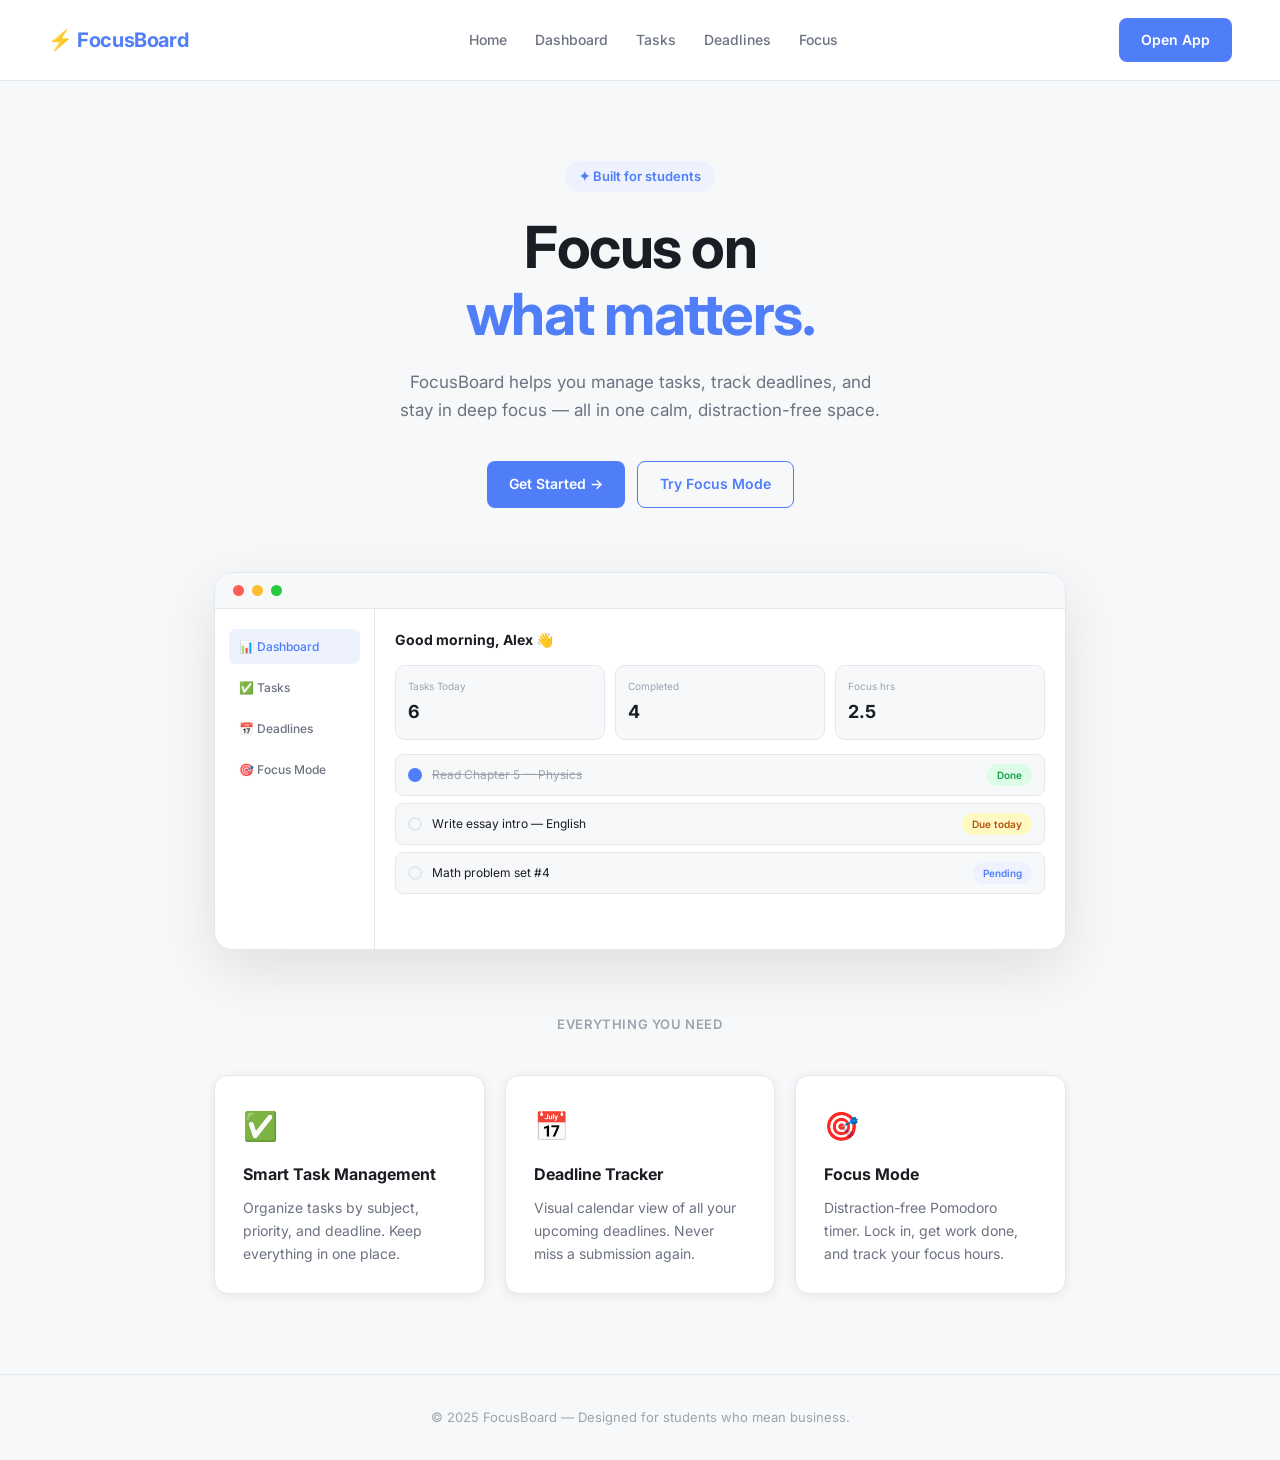
<file: index.html>
<!-- This file and code belongs to Krishnam Makker -->
<!DOCTYPE html>
<!--
  FocusBoard - Home / Landing Page
  Author: Krishnam Makker
  This is the first page visitors see.
  It has a navbar, hero section, app preview, and feature cards.
-->
<html lang="en">
<head>
  <meta charset="UTF-8" />
  <meta name="viewport" content="width=device-width, initial-scale=1.0" />
  <title>FocusBoard — Focus on what matters</title>
  <link rel="stylesheet" href="style.css" />
  <script src="app.js" defer></script>
  <style>

    /* Big centered hero section at the top */
    .hero {
      max-width: 760px;
      margin: 80px auto 0;
      text-align: center;
      padding: 0 24px;
    }

    /* Small pill label above the heading */
    .hero-eyebrow {
      display: inline-block;
      background: var(--accent-light);
      color: var(--accent);
      font-size: 13px;
      font-weight: 600;
      padding: 5px 14px;
      border-radius: 20px;
      margin-bottom: 22px;
    }

    /* Main big heading - font size adjusts with screen size */
    .hero h1 {
      font-size: clamp(36px, 6vw, 58px);
      font-weight: 700;
      letter-spacing: -1.5px;
      line-height: 1.15;
      color: var(--text);
    }

    /* Blue colored word inside the heading */
    .hero h1 span {
      color: var(--accent);
    }

    /* Subtitle paragraph below the heading */
    .hero p {
      margin: 20px auto 36px;
      max-width: 480px;
      color: var(--text-muted);
      font-size: 17px;
      line-height: 1.7;
    }

    /* Row of two CTA buttons */
    .hero-cta {
      display: flex;
      gap: 12px;
      justify-content: center;
      flex-wrap: wrap;
    }

    /* Wrapper that centers the app preview image */
    .mockup-wrap {
      max-width: 900px;
      margin: 64px auto;
      padding: 0 24px;
    }

    /* The fake browser window box */
    .mockup {
      background: var(--surface);
      border: 1px solid var(--border);
      border-radius: 18px;
      box-shadow: 0 20px 60px rgba(0,0,0,0.10);
      overflow: hidden;
    }

    /* Top bar of the fake browser with colored dots */
    .mockup-bar {
      background: var(--bg);
      border-bottom: 1px solid var(--border);
      padding: 12px 18px;
      display: flex;
      align-items: center;
      gap: 8px;
    }

    /* The three colored circles (red, yellow, green) */
    .dot { width: 11px; height: 11px; border-radius: 50%; }
    .dot-r { background: #ff5f57; }
    .dot-y { background: #febc2e; }
    .dot-g { background: #28c840; }

    /* Inside the fake browser - sidebar + content side by side */
    .mockup-inner {
      display: flex;
      height: 340px;
    }

    /* Mini sidebar inside the fake browser */
    .mockup-sidebar {
      width: 160px;
      border-right: 1px solid var(--border);
      padding: 20px 14px;
      display: flex;
      flex-direction: column;
      gap: 6px;
      flex-shrink: 0;
    }

    /* Each nav item inside the mini sidebar */
    .mock-nav-item {
      padding: 8px 10px;
      border-radius: 7px;
      font-size: 12px;
      font-weight: 500;
      color: var(--text-muted);
      display: flex;
      align-items: center;
      gap: 8px;
    }

    /* Highlighted nav item (current page) */
    .mock-nav-item.active {
      background: var(--accent-light);
      color: var(--accent);
    }

    /* Right side of the fake browser - shows stats and tasks */
    .mockup-body {
      flex: 1;
      padding: 20px;
      display: flex;
      flex-direction: column;
      gap: 14px;
      overflow: hidden;
    }

    /* Greeting text inside the mockup */
    .mock-title {
      font-size: 14px;
      font-weight: 700;
      color: var(--text);
    }

    /* 3 small stat boxes in a row */
    .mock-cards {
      display: grid;
      grid-template-columns: repeat(3, 1fr);
      gap: 10px;
    }

    /* Each small stat box */
    .mock-card {
      background: var(--bg);
      border: 1px solid var(--border);
      border-radius: 10px;
      padding: 12px;
    }

    .mock-card-label { font-size: 10px; color: var(--text-light); margin-bottom: 4px; }
    .mock-card-val   { font-size: 18px; font-weight: 700; color: var(--text); }

    /* List of task rows inside the mockup */
    .mock-task-list {
      display: flex;
      flex-direction: column;
      gap: 7px;
    }

    /* One task row */
    .mock-task {
      background: var(--bg);
      border: 1px solid var(--border);
      border-radius: 8px;
      padding: 9px 12px;
      display: flex;
      align-items: center;
      gap: 10px;
      font-size: 12px;
    }

    /* Small circle checkbox */
    .mock-check {
      width: 14px;
      height: 14px;
      border-radius: 50%;
      border: 2px solid var(--border);
      flex-shrink: 0;
    }

    /* Filled blue circle = task is done */
    .mock-check.done {
      background: var(--accent);
      border-color: var(--accent);
    }

    .mock-task-text { flex: 1; color: var(--text); }

    /* Strikethrough text for completed tasks */
    .mock-task-text.done {
      color: var(--text-light);
      text-decoration: line-through;
    }

    /* Section with 3 feature cards */
    .features {
      max-width: 900px;
      margin: 0 auto 80px;
      padding: 0 24px;
    }

    /* Small label above the feature cards */
    .features-label {
      text-align: center;
      font-size: 13px;
      font-weight: 600;
      color: var(--text-light);
      text-transform: uppercase;
      letter-spacing: 0.6px;
      margin-bottom: 40px;
    }

    /* Each feature card has more padding */
    .feature-card { padding: 28px; }

    /* Big emoji icon at the top of each feature card */
    .feature-icon { font-size: 28px; margin-bottom: 14px; }

    .feature-card h3 { font-size: 16px; font-weight: 700; margin-bottom: 8px; }

    .feature-card p { font-size: 14px; color: var(--text-muted); line-height: 1.65; }

    /* Bottom footer bar */
    footer {
      text-align: center;
      padding: 32px;
      border-top: 1px solid var(--border);
      color: var(--text-light);
      font-size: 13px;
    }

    /* On mobile: hide the mini sidebar and use 2 columns for stat cards */
    @media (max-width: 768px) {
      .mockup-sidebar { display: none; }
      .mock-cards { grid-template-columns: repeat(2, 1fr); }
    }

  </style>
</head>
<body data-page="home">

  <!-- Top navigation bar with links to all pages -->
  <header class="navbar">
    <div class="logo">⚡ FocusBoard</div>
    <nav>
      <a href="index.html">Home</a>
      <a href="dashboard.html">Dashboard</a>
      <a href="tasks.html">Tasks</a>
      <a href="deadlines.html">Deadlines</a>
      <a href="focus.html">Focus</a>
    </nav>
    <a href="dashboard.html" class="btn btn-primary">Open App</a>
  </header>

  <!-- Hero section: big headline + subtitle + two buttons -->
  <section class="hero">
    <span class="hero-eyebrow">✦ Built for students</span>
    <h1>Focus on<br /><span>what matters.</span></h1>
    <p>FocusBoard helps you manage tasks, track deadlines, and stay in deep focus — all in one calm, distraction-free space.</p>
    <div class="hero-cta">
      <a href="dashboard.html" class="btn btn-primary">Get Started →</a>
      <a href="focus.html" class="btn btn-outline">Try Focus Mode</a>
    </div>
  </section>

  <!-- Fake browser window showing what the app looks like -->
  <div class="mockup-wrap">
    <div class="mockup">

      <!-- Browser top bar with red/yellow/green dots -->
      <div class="mockup-bar">
        <div class="dot dot-r"></div>
        <div class="dot dot-y"></div>
        <div class="dot dot-g"></div>
      </div>

      <div class="mockup-inner">

        <!-- Mini sidebar inside the fake browser -->
        <div class="mockup-sidebar">
          <div class="mock-nav-item active">📊 Dashboard</div>
          <div class="mock-nav-item">✅ Tasks</div>
          <div class="mock-nav-item">📅 Deadlines</div>
          <div class="mock-nav-item">🎯 Focus Mode</div>
        </div>

        <!-- Main content inside the fake browser -->
        <div class="mockup-body">
          <div class="mock-title">Good morning, Alex 👋</div>

          <!-- 3 small stat boxes -->
          <div class="mock-cards">
            <div class="mock-card">
              <div class="mock-card-label">Tasks Today</div>
              <div class="mock-card-val">6</div>
            </div>
            <div class="mock-card">
              <div class="mock-card-label">Completed</div>
              <div class="mock-card-val">4</div>
            </div>
            <div class="mock-card">
              <div class="mock-card-label">Focus hrs</div>
              <div class="mock-card-val">2.5</div>
            </div>
          </div>

          <!-- Sample task rows -->
          <div class="mock-task-list">
            <div class="mock-task">
              <div class="mock-check done"></div>
              <span class="mock-task-text done">Read Chapter 5 — Physics</span>
              <span class="badge badge-success" style="font-size:10px">Done</span>
            </div>
            <div class="mock-task">
              <div class="mock-check"></div>
              <span class="mock-task-text">Write essay intro — English</span>
              <span class="badge badge-warning" style="font-size:10px">Due today</span>
            </div>
            <div class="mock-task">
              <div class="mock-check"></div>
              <span class="mock-task-text">Math problem set #4</span>
              <span class="badge badge-blue" style="font-size:10px">Pending</span>
            </div>
          </div>
        </div>

      </div>
    </div>
  </div>

  <!-- 3 feature cards explaining what the app does -->
  <section class="features">
    <p class="features-label">Everything you need</p>
    <div class="grid-3">

      <!-- Feature 1: Tasks -->
      <div class="card feature-card">
        <div class="feature-icon">✅</div>
        <h3>Smart Task Management</h3>
        <p>Organize tasks by subject, priority, and deadline. Keep everything in one place.</p>
      </div>

      <!-- Feature 2: Deadlines -->
      <div class="card feature-card">
        <div class="feature-icon">📅</div>
        <h3>Deadline Tracker</h3>
        <p>Visual calendar view of all your upcoming deadlines. Never miss a submission again.</p>
      </div>

      <!-- Feature 3: Focus Mode -->
      <div class="card feature-card">
        <div class="feature-icon">🎯</div>
        <h3>Focus Mode</h3>
        <p>Distraction-free Pomodoro timer. Lock in, get work done, and track your focus hours.</p>
      </div>

    </div>
  </section>

  <!-- Page footer -->
  <footer>© 2025 FocusBoard — Designed for students who mean business.</footer>

</body>
</html>
</file>
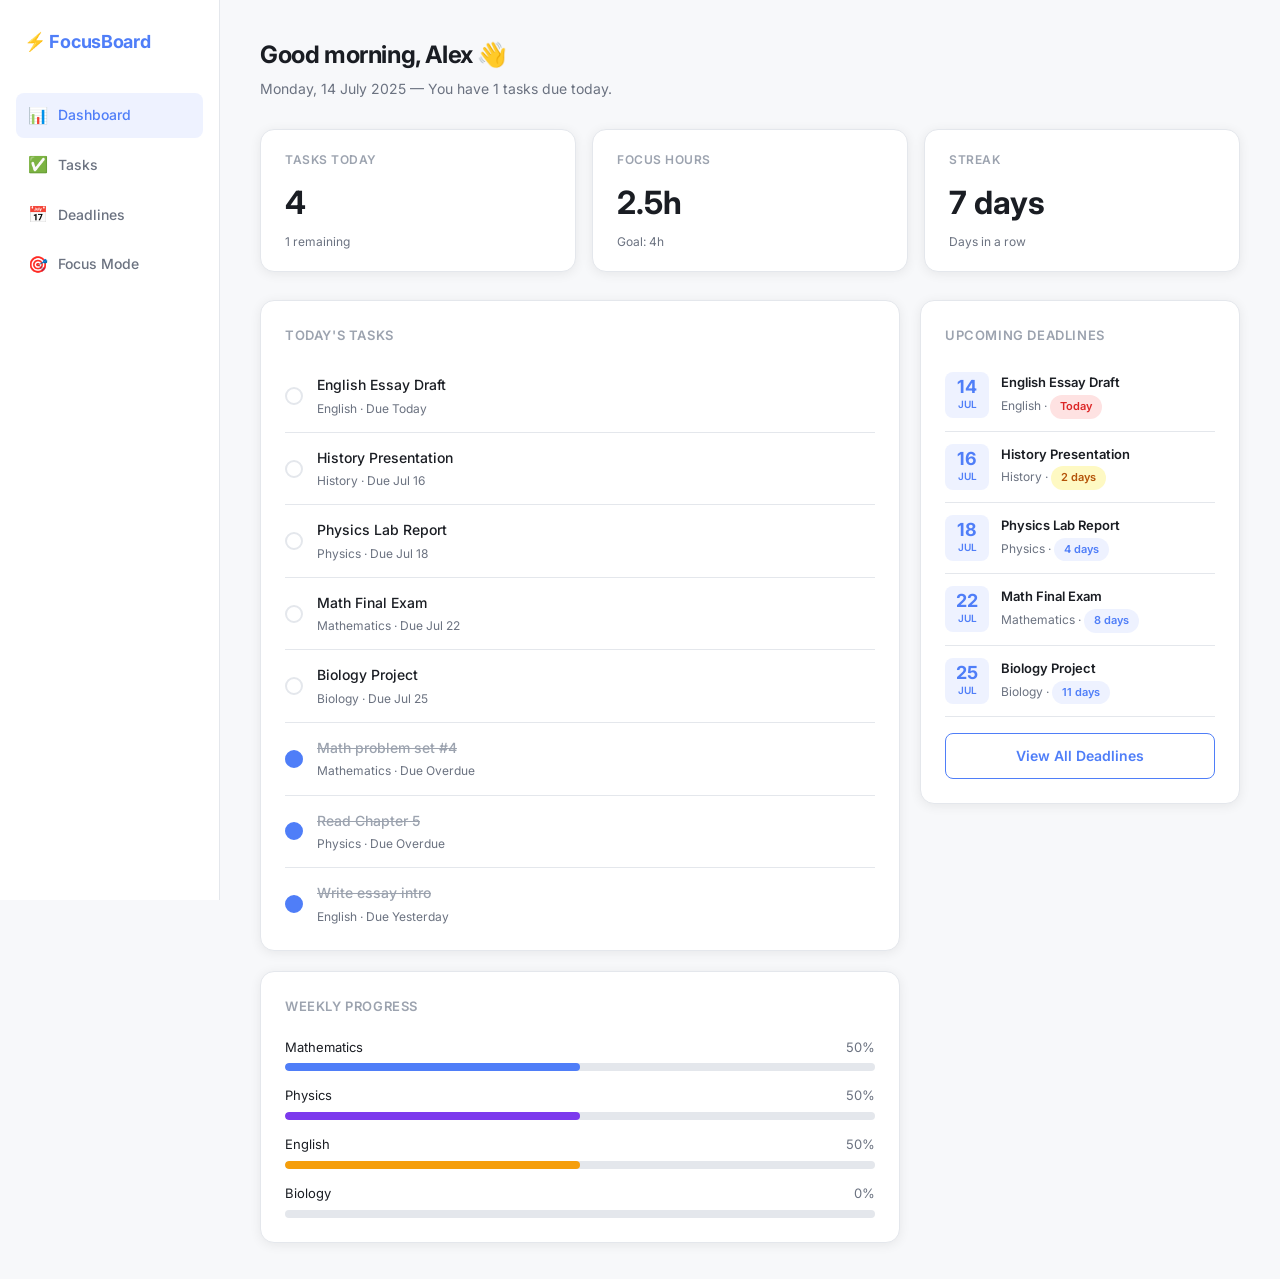
<file: dashboard.html>
<!-- This file and code belongs to Mittal -->
<!DOCTYPE html>
<!--
  FocusBoard - Dashboard Page
  Author: Mittal
  This is the main app page.
  It shows today's tasks, progress bars, and upcoming deadlines.
-->
<html lang="en">
<head>
  <meta charset="UTF-8" />
  <meta name="viewport" content="width=device-width, initial-scale=1.0" />
  <title>FocusBoard — Dashboard</title>
  <link rel="stylesheet" href="style.css" />
  <script src="app.js" defer></script>
  <style>

    /* 3 stat cards in a row at the top */
    .stat-grid {
      display: grid;
      grid-template-columns: repeat(3, 1fr);
      gap: 16px;
      margin-bottom: 28px;
    }

    /* Styles for each stat card */
    .stat-card  { padding: 20px 24px; }
    .stat-label { font-size: 12px; font-weight: 600; color: var(--text-light); text-transform: uppercase; letter-spacing: 0.5px; margin-bottom: 8px; }
    .stat-value { font-size: 32px; font-weight: 700; color: var(--text); }
    .stat-sub   { font-size: 12px; color: var(--text-muted); margin-top: 4px; }

    /* Two columns: left for tasks/progress, right for deadlines */
    .two-col {
      display: grid;
      grid-template-columns: 1fr 320px;
      gap: 20px;
    }

    /* One task row inside the tasks card */
    .task-item {
      display: flex;
      align-items: center;
      gap: 14px;
      padding: 14px 0;
      border-bottom: 1px solid var(--border);
    }

    /* Remove border from the last task row */
    .task-item:last-child {
      border-bottom: none;
      padding-bottom: 0;
    }

    /* Round checkbox circle on the left of each task */
    .task-check {
      width: 18px;
      height: 18px;
      border-radius: 50%;
      border: 2px solid var(--border);
      flex-shrink: 0;
    }

    /* Blue filled circle = task is done */
    .task-check.done {
      background: var(--accent);
      border-color: var(--accent);
    }

    .task-info { flex: 1; }
    .task-name { font-size: 14px; font-weight: 500; }

    /* Strikethrough + grey text for completed tasks */
    .task-name.done {
      color: var(--text-light);
      text-decoration: line-through;
    }

    .task-meta { font-size: 12px; color: var(--text-muted); margin-top: 2px; }

    /* Container for all the progress bars */
    .progress-section { margin-top: 20px; }

    /* One subject row with label and bar */
    .progress-row { margin-bottom: 14px; }

    /* Label row above each bar: subject name on left, % on right */
    .progress-label {
      display: flex;
      justify-content: space-between;
      font-size: 13px;
      margin-bottom: 6px;
    }

    .progress-label span:last-child { color: var(--text-muted); }

    /* One deadline row in the right panel */
    .deadline-item {
      display: flex;
      align-items: flex-start;
      gap: 12px;
      padding: 12px 0;
      border-bottom: 1px solid var(--border);
    }

    .deadline-item:last-child { border-bottom: none; }

    /* Blue date box showing day and month */
    .deadline-date {
      background: var(--accent-light);
      color: var(--accent);
      border-radius: var(--radius-sm);
      padding: 6px 10px;
      text-align: center;
      flex-shrink: 0;
      min-width: 44px;
    }

    .deadline-date .day { font-size: 18px; font-weight: 700; line-height: 1; }
    .deadline-date .mon { font-size: 10px; font-weight: 600; text-transform: uppercase; }

    .deadline-info .title { font-size: 13px; font-weight: 600; }
    .deadline-info .sub   { font-size: 12px; color: var(--text-muted); margin-top: 2px; }

    /* On tablet: stack the two columns into one */
    @media (max-width: 900px) {
      .two-col { grid-template-columns: 1fr; }
    }

    /* On mobile: stat grid becomes 2 columns */
    @media (max-width: 768px) {
      .stat-grid { grid-template-columns: repeat(2, 1fr); }
    }

  </style>
</head>
<body data-page="dashboard">

<div class="app-layout">

  <!-- Left sidebar with navigation links -->
  <aside class="sidebar">
    <div class="logo">⚡ FocusBoard</div>
    <nav>
      <a href="dashboard.html" class="nav-link active">
        <span class="nav-icon">📊</span><span>Dashboard</span>
      </a>
      <a href="tasks.html" class="nav-link">
        <span class="nav-icon">✅</span><span>Tasks</span>
      </a>
      <a href="deadlines.html" class="nav-link">
        <span class="nav-icon">📅</span><span>Deadlines</span>
      </a>
      <a href="focus.html" class="nav-link">
        <span class="nav-icon">🎯</span><span>Focus Mode</span>
      </a>
    </nav>
  </aside>

  <!-- Main page content -->
  <main class="main-content">

    <!-- Page title and today's date -->
    <div class="page-header">
      <h1 id="dashboard-greeting"><span id="dashboard-greeting-text">Good morning, Alex</span> 👋</h1>
      <p><span id="dashboard-date">Monday, 14 July 2025</span> — You have <span id="dashboard-due-count">3</span> tasks due today.</p>
    </div>

    <!-- 3 stat cards: tasks, focus hours, streak -->
    <div class="stat-grid">
      <div class="card stat-card">
        <div class="stat-label">Tasks Today</div>
        <div class="stat-value" id="stat-tasks-today">6</div>
        <div class="stat-sub" id="stat-tasks-remaining">3 remaining</div>
      </div>
      <div class="card stat-card">
        <div class="stat-label">Focus Hours</div>
        <div class="stat-value" id="stat-focus-hours">2.5h</div>
        <div class="stat-sub">Goal: 4h</div>
      </div>
      <div class="card stat-card">
        <div class="stat-label">Streak</div>
        <div class="stat-value" id="stat-streak">7 days</div>
        <div class="stat-sub">Days in a row</div>
      </div>
    </div>

    <!-- Two column layout: left = tasks + progress, right = deadlines -->
    <div class="two-col">

      <!-- Left column -->
      <div style="display:flex; flex-direction:column; gap:20px;">

        <!-- Today's tasks card -->
        <div class="card">
          <div class="section-title">Today's Tasks</div>

          <div id="dashboard-task-list"></div>
          <div id="dashboard-task-empty" class="empty-state" style="display:none;">No tasks to show.</div>
        </div>

        <!-- Weekly progress card with one bar per subject -->
        <div class="card">
          <div class="section-title">Weekly Progress</div>
          <div class="progress-section">

            <!-- Math: 75% done -->
            <div class="progress-row">
              <div class="progress-label"><span>Mathematics</span><span>75%</span></div>
              <div class="progress-wrap"><div class="progress-bar" style="width:75%"></div></div>
            </div>

            <!-- Physics: 60% done -->
            <div class="progress-row">
              <div class="progress-label"><span>Physics</span><span>60%</span></div>
              <div class="progress-wrap"><div class="progress-bar" style="width:60%; background:#7c3aed"></div></div>
            </div>

            <!-- English: 40% done -->
            <div class="progress-row">
              <div class="progress-label"><span>English</span><span>40%</span></div>
              <div class="progress-wrap"><div class="progress-bar" style="width:40%; background:#f59e0b"></div></div>
            </div>

            <!-- Biology: 90% done -->
            <div class="progress-row" style="margin-bottom:0">
              <div class="progress-label"><span>Biology</span><span>90%</span></div>
              <div class="progress-wrap"><div class="progress-bar" style="width:90%; background:#22c55e"></div></div>
            </div>

          </div>
        </div>

      </div>

      <!-- Right column: upcoming deadlines list -->
      <div class="card" style="align-self:start;">
        <div class="section-title">Upcoming Deadlines</div>

        <!-- Deadline today -->
        <div class="deadline-item">
          <div class="deadline-date"><div class="day">14</div><div class="mon">Jul</div></div>
          <div class="deadline-info">
            <div class="title">English Essay Draft</div>
            <div class="sub">English · <span class="badge badge-danger" style="font-size:11px">Today</span></div>
          </div>
        </div>

        <!-- Deadline in 2 days -->
        <div class="deadline-item">
          <div class="deadline-date"><div class="day">16</div><div class="mon">Jul</div></div>
          <div class="deadline-info">
            <div class="title">History Presentation</div>
            <div class="sub">History · <span class="badge badge-warning" style="font-size:11px">2 days</span></div>
          </div>
        </div>

        <!-- Deadline in 4 days -->
        <div class="deadline-item">
          <div class="deadline-date"><div class="day">18</div><div class="mon">Jul</div></div>
          <div class="deadline-info">
            <div class="title">Physics Lab Report</div>
            <div class="sub">Physics · <span class="badge badge-blue" style="font-size:11px">4 days</span></div>
          </div>
        </div>

        <!-- Deadline in 8 days -->
        <div class="deadline-item">
          <div class="deadline-date"><div class="day">22</div><div class="mon">Jul</div></div>
          <div class="deadline-info">
            <div class="title">Math Final Exam</div>
            <div class="sub">Mathematics · <span class="badge badge-blue" style="font-size:11px">8 days</span></div>
          </div>
        </div>

        <!-- Deadline in 11 days -->
        <div class="deadline-item">
          <div class="deadline-date"><div class="day">25</div><div class="mon">Jul</div></div>
          <div class="deadline-info">
            <div class="title">Biology Project</div>
            <div class="sub">Biology · <span class="badge badge-blue" style="font-size:11px">11 days</span></div>
          </div>
        </div>

        <!-- Button to go to the full deadlines page -->
        <a href="deadlines.html" class="btn btn-outline" style="width:100%; justify-content:center; margin-top:16px;">View All Deadlines</a>
      </div>

    </div>
  </main>
</div>

</body>
</html>
</file>
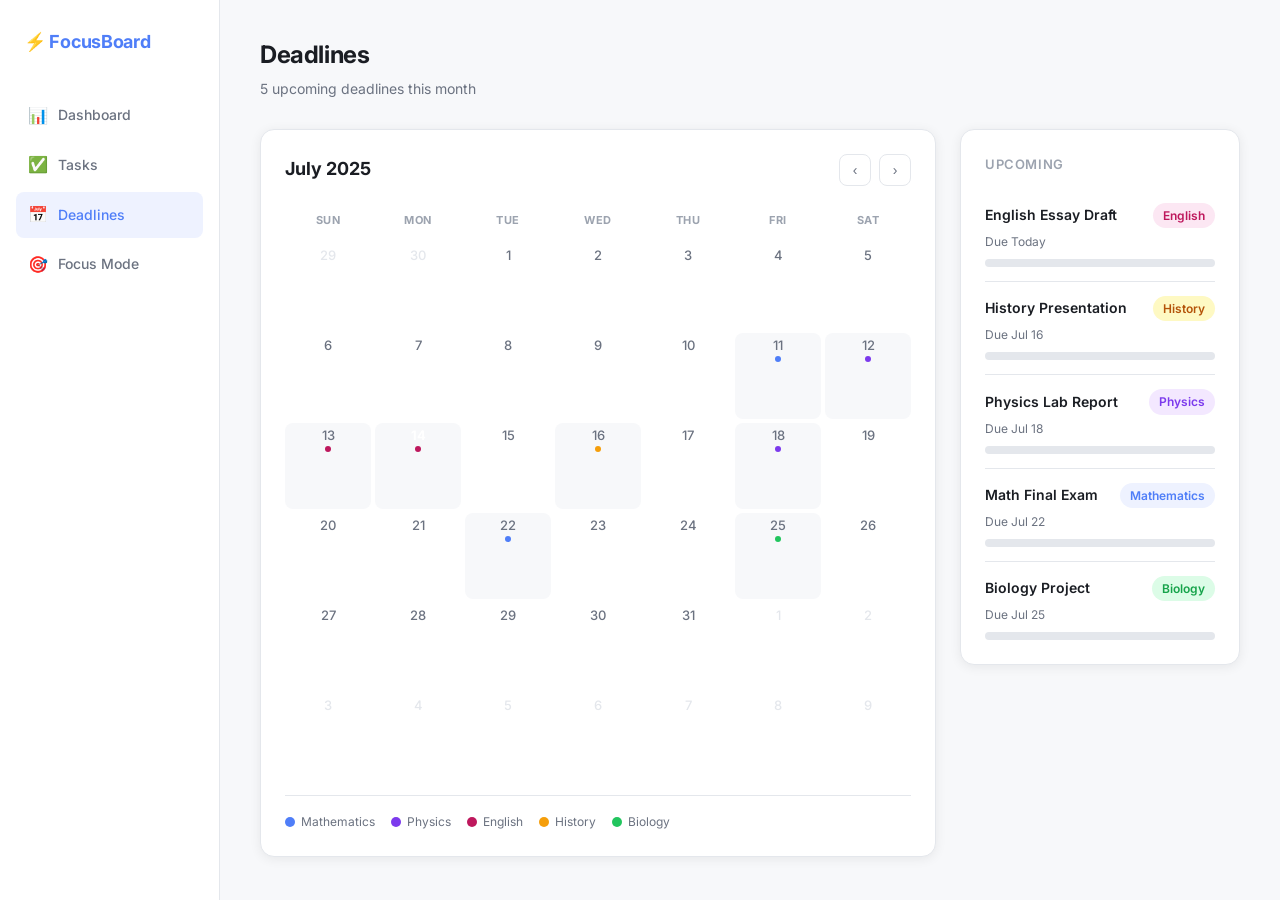
<file: deadlines.html>
<!-- This file and code belongs to Naveen Maan -->
<!DOCTYPE html>
<!--
  FocusBoard - Deadlines Page
  Author: Naveen Maan
  This page shows a calendar for July 2025.
  Dates with deadlines have colored dots.
  The right panel lists all upcoming deadlines.
-->
<html lang="en">
<head>
  <meta charset="UTF-8" />
  <meta name="viewport" content="width=device-width, initial-scale=1.0" />
  <title>FocusBoard — Deadlines</title>
  <link rel="stylesheet" href="style.css" />
  <script src="app.js" defer></script>
  <style>

    /* Two columns: calendar on left, deadline list on right */
    .deadlines-layout {
      display: grid;
      grid-template-columns: 1fr 280px;
      gap: 24px;
    }

    /* Extra padding inside the calendar card */
    .calendar-card { padding: 24px; }

    /* Top row of the calendar: month name + arrow buttons */
    .cal-header {
      display: flex;
      align-items: center;
      justify-content: space-between;
      margin-bottom: 20px;
    }

    .cal-header h2 { font-size: 18px; font-weight: 700; }

    /* Wrapper for the two arrow buttons */
    .cal-nav { display: flex; gap: 8px; }

    /* Each arrow button (prev/next month) */
    .cal-nav-btn {
      width: 32px;
      height: 32px;
      border-radius: var(--radius-sm);
      border: 1.5px solid var(--border);
      background: var(--surface);
      font-size: 14px;
      cursor: pointer;
      display: flex;
      align-items: center;
      justify-content: center;
      color: var(--text-muted);
      transition: all var(--transition);
    }

    .cal-nav-btn:hover {
      background: var(--accent-light);
      border-color: var(--accent);
      color: var(--accent);
    }

    /* Row of weekday names: Sun Mon Tue ... */
    .cal-weekdays {
      display: grid;
      grid-template-columns: repeat(7, 1fr);
      gap: 4px;
      margin-bottom: 8px;
    }

    .cal-weekday {
      text-align: center;
      font-size: 11px;
      font-weight: 700;
      color: var(--text-light);
      text-transform: uppercase;
      letter-spacing: 0.5px;
      padding: 6px 0;
    }

    /* The main calendar grid: 7 columns, one per day of week */
    .cal-grid {
      display: grid;
      grid-template-columns: repeat(7, 1fr);
      gap: 4px;
    }

    /* Each day cell in the calendar */
    .cal-day {
      aspect-ratio: 1; /* keeps cells square */
      border-radius: var(--radius-sm);
      display: flex;
      flex-direction: column;
      align-items: center;
      justify-content: flex-start;
      padding: 6px 4px;
      font-size: 13px;
      font-weight: 500;
      color: var(--text-muted);
      cursor: default;
      transition: background var(--transition);
      min-height: 52px;
    }

    .cal-day:hover { background: var(--bg); }

    /* Days from the previous or next month are very light */
    .cal-day.other-month { color: var(--border); }

    /* Today's date gets a blue background */
    .cal-day.today {
      background: var(--accent);
      color: #fff;
      font-weight: 700;
    }

    .cal-day.today:hover { background: var(--accent-dark); }

    /* Days with a deadline get a light grey background */
    .cal-day.has-deadline { background: var(--bg); }

    /* The day number inside each cell */
    .cal-day-num { line-height: 1; margin-bottom: 4px; }

    /* Row of colored dots below the day number */
    .cal-dots {
      display: flex;
      gap: 2px;
      flex-wrap: wrap;
      justify-content: center;
    }

    /* One colored dot */
    .cal-dot { width: 6px; height: 6px; border-radius: 50%; }

    /* Each subject has its own dot color */
    .dot-math    { background: #4f7ef8; } /* blue */
    .dot-physics { background: #7c3aed; } /* purple */
    .dot-english { background: #be185d; } /* pink */
    .dot-history { background: #f59e0b; } /* amber */
    .dot-biology { background: #22c55e; } /* green */

    /* Color legend below the calendar */
    .legend {
      display: flex;
      gap: 16px;
      flex-wrap: wrap;
      margin-top: 16px;
      padding-top: 16px;
      border-top: 1px solid var(--border);
    }

    .legend-item {
      display: flex;
      align-items: center;
      gap: 6px;
      font-size: 12px;
      color: var(--text-muted);
    }

    /* Larger dot used in the legend */
    .legend-dot { width: 10px; height: 10px; border-radius: 50%; }

    /* Right panel: list of upcoming deadlines */
    .deadline-list-card {
      padding: 24px;
      align-self: start; /* sticks to the top */
    }

    /* One deadline row */
    .dl-item {
      padding: 14px 0;
      border-bottom: 1px solid var(--border);
    }

    .dl-item:last-child { border-bottom: none; padding-bottom: 0; }

    /* Top row of each deadline: title on left, badge on right */
    .dl-top {
      display: flex;
      align-items: center;
      justify-content: space-between;
      margin-bottom: 4px;
    }

    .dl-title { font-size: 14px; font-weight: 600; }

    .dl-date { font-size: 12px; color: var(--text-muted); margin-top: 2px; }

    /* Progress bar below each deadline */
    .dl-bar-wrap { margin-top: 8px; }

    /* On tablet/mobile: stack calendar and list into one column */
    @media (max-width: 900px) {
      .deadlines-layout { grid-template-columns: 1fr; }
    }

  </style>
</head>
<body data-page="deadlines">

<div class="app-layout">

  <!-- Left sidebar navigation -->
  <aside class="sidebar">
    <div class="logo">⚡ FocusBoard</div>
    <nav>
      <a href="dashboard.html" class="nav-link">
        <span class="nav-icon">📊</span><span>Dashboard</span>
      </a>
      <a href="tasks.html" class="nav-link">
        <span class="nav-icon">✅</span><span>Tasks</span>
      </a>
      <a href="deadlines.html" class="nav-link active">
        <span class="nav-icon">📅</span><span>Deadlines</span>
      </a>
      <a href="focus.html" class="nav-link">
        <span class="nav-icon">🎯</span><span>Focus Mode</span>
      </a>
    </nav>
  </aside>

  <main class="main-content">

    <!-- Page title -->
    <div class="page-header">
      <h1>Deadlines</h1>
      <p id="deadlines-count">5 upcoming deadlines this month</p>
    </div>

    <div class="deadlines-layout">

      <!-- Calendar card -->
      <div class="card calendar-card">

        <!-- Month name and navigation arrows -->
        <div class="cal-header">
          <h2 id="cal-month">July 2025</h2>
          <div class="cal-nav">
            <button class="cal-nav-btn" data-cal-nav="prev">‹</button>
            <button class="cal-nav-btn" data-cal-nav="next">›</button>
          </div>
        </div>

        <!-- Weekday column headers -->
        <div class="cal-weekdays">
          <div class="cal-weekday">Sun</div>
          <div class="cal-weekday">Mon</div>
          <div class="cal-weekday">Tue</div>
          <div class="cal-weekday">Wed</div>
          <div class="cal-weekday">Thu</div>
          <div class="cal-weekday">Fri</div>
          <div class="cal-weekday">Sat</div>
        </div>

        <!-- All day cells for July 2025 -->
        <div class="cal-grid" id="cal-grid"></div>

        <!-- Color legend: which color = which subject -->
        <div class="legend">
          <div class="legend-item"><div class="legend-dot dot-math"></div> Mathematics</div>
          <div class="legend-item"><div class="legend-dot dot-physics"></div> Physics</div>
          <div class="legend-item"><div class="legend-dot dot-english"></div> English</div>
          <div class="legend-item"><div class="legend-dot dot-history"></div> History</div>
          <div class="legend-item"><div class="legend-dot dot-biology"></div> Biology</div>
        </div>

      </div>

      <!-- Right panel: upcoming deadlines list -->
      <div class="card deadline-list-card">
        <div class="section-title">Upcoming</div>
        <div id="upcoming-list"></div>
        <div id="deadlines-empty" class="empty-state" style="display:none;">No upcoming deadlines.</div>
      </div>

    </div>
  </main>
</div>

</body>
</html>
</file>
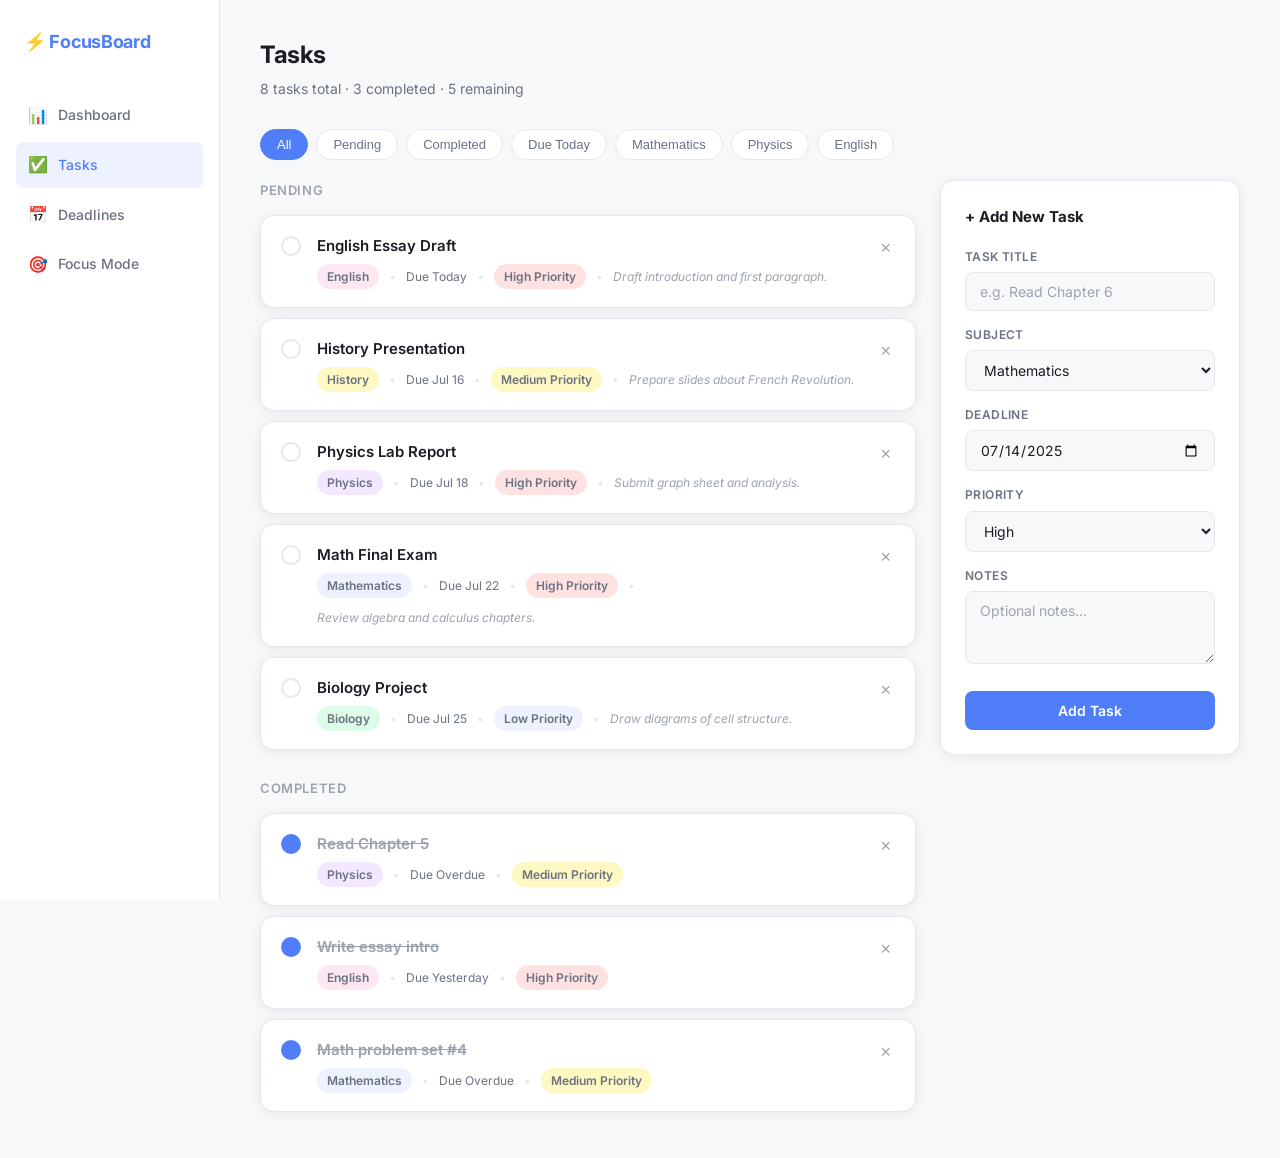
<file: tasks.html>
<!-- This file and code belongs to Harshit -->
<!DOCTYPE html>
<!-- ============================================================
     FocusBoard — Tasks Page (tasks.html)
  Author: Harshit
     Responsibility: Filter bar, task card list (pending +
                     completed), Add Task form UI
     ============================================================ -->
<html lang="en">
<head>
  <meta charset="UTF-8" />
  <meta name="viewport" content="width=device-width, initial-scale=1.0" />
  <title>FocusBoard — Tasks</title>
  <link rel="stylesheet" href="style.css" />
  <script src="app.js" defer></script>
  <style>
    /* -- Harshit: Two-column page layout (list | form) -- */
    .tasks-layout { display: grid; grid-template-columns: 1fr 300px; gap: 24px; }

    /* Row of filter buttons at the top */
    .filter-bar {
      display: flex;
      gap: 8px;
      margin-bottom: 20px;
      flex-wrap: wrap; /* wraps to next line on small screens */
    }

    /* Each filter button (pill shape) */
    .filter-btn {
      padding: 7px 16px;
      border-radius: 20px;
      font-size: 13px;
      font-weight: 500;
      border: 1.5px solid var(--border);
      background: var(--surface);
      color: var(--text-muted);
      cursor: pointer;
      transition: all var(--transition);
    }

    /* Active or hovered filter button turns blue */
    .filter-btn:hover,
    .filter-btn.active {
      background: var(--accent);
      border-color: var(--accent);
      color: #fff;
    }

    /* One task card row */
    .task-card {
      display: flex;
      align-items: flex-start;
      gap: 16px;
      padding: 18px 20px;
      margin-bottom: 10px;
      transition: box-shadow var(--transition), transform var(--transition);
    }

    /* Task card lifts on hover */
    .task-card:hover {
      box-shadow: var(--shadow-md);
      transform: translateY(-2px);
    }

    /* Round checkbox on the left of each task */
    .task-card-check {
      width: 20px;
      height: 20px;
      border-radius: 50%;
      border: 2px solid var(--border);
      flex-shrink: 0;
      margin-top: 2px;
    }

    /* Blue filled = task is done */
    .task-card-check.done {
      background: var(--accent);
      border-color: var(--accent);
    }

    .task-card-body { flex: 1; }

    /* Task title text */
    .task-card-title {
      font-size: 15px;
      font-weight: 600;
      margin-bottom: 6px;
    }

    /* Strikethrough grey text for completed tasks */
    .task-card-title.done {
      color: var(--text-light);
      text-decoration: line-through;
    }

    /* Row of small info below the title: subject, date, status */
    .task-card-meta {
      display: flex;
      align-items: center;
      gap: 10px;
      flex-wrap: wrap;
    }

    .task-card-meta span { font-size: 12px; color: var(--text-muted); }

    /* The dot separator between meta items */
    .meta-dot { color: var(--border) !important; }

    /* Add Task form card on the right */
    .form-card {
      padding: 24px;
      align-self: start; /* sticks to the top */
    }

    .form-title { font-size: 15px; font-weight: 700; margin-bottom: 18px; }

    /* Spacing between each form field */
    .form-group { margin-bottom: 14px; }

    /* Label above each input */
    .form-label {
      display: block;
      font-size: 12px;
      font-weight: 600;
      color: var(--text-muted);
      margin-bottom: 6px;
      text-transform: uppercase;
      letter-spacing: 0.4px;
    }

    /* Text inputs, dropdowns, and textarea */
    .form-input,
    .form-select {
      width: 100%;
      padding: 10px 14px;
      border: 1.5px solid var(--border);
      border-radius: var(--radius-sm);
      font-family: inherit;
      font-size: 14px;
      color: var(--text);
      background: var(--bg);
      outline: none;
      transition: border-color var(--transition);
    }

    /* Blue border when the field is focused/clicked */
    .form-input:focus,
    .form-select:focus {
      border-color: var(--accent);
    }

    .form-input::placeholder { color: var(--text-light); }

    /* On tablet/mobile: form goes below the task list */
    @media (max-width: 900px) {
      .tasks-layout { grid-template-columns: 1fr; }
    }

  </style>
</head>
<body data-page="tasks">

<div class="app-layout">

  <!-- Left sidebar navigation -->
  <aside class="sidebar">
    <div class="logo">⚡ FocusBoard</div>
    <nav>
      <a href="dashboard.html" class="nav-link">
        <span class="nav-icon">📊</span><span>Dashboard</span>
      </a>
      <a href="tasks.html" class="nav-link active">
        <span class="nav-icon">✅</span><span>Tasks</span>
      </a>
      <a href="deadlines.html" class="nav-link">
        <span class="nav-icon">📅</span><span>Deadlines</span>
      </a>
      <a href="focus.html" class="nav-link">
        <span class="nav-icon">🎯</span><span>Focus Mode</span>
      </a>
    </nav>
  </aside>

  <main class="main-content">

    <!-- Page title with task count summary -->
    <div class="page-header">
      <h1>Tasks</h1>
      <p><span id="task-total">8</span> tasks total · <span id="task-completed">3</span> completed · <span id="task-remaining">5</span> remaining</p>
    </div>

    <!-- Filter buttons to show different task groups -->
    <div class="filter-bar">
      <button class="filter-btn active" data-filter="all">All</button>
      <button class="filter-btn" data-filter="pending">Pending</button>
      <button class="filter-btn" data-filter="completed">Completed</button>
      <button class="filter-btn" data-filter="due-today">Due Today</button>
      <button class="filter-btn" data-filter="subject:Mathematics">Mathematics</button>
      <button class="filter-btn" data-filter="subject:Physics">Physics</button>
      <button class="filter-btn" data-filter="subject:English">English</button>
    </div>

    <div class="tasks-layout">

      <!-- Left: task list -->
      <div>

        <div class="task-section" data-section="pending">
          <div class="section-title">Pending</div>
          <div class="task-section-list" id="pending-list"></div>
        </div>

        <div class="task-section" data-section="completed">
          <div class="section-title" style="margin-top:28px;">Completed</div>
          <div class="task-section-list" id="completed-list"></div>
        </div>

        <div id="task-empty" class="empty-state" style="display:none;">No tasks match this filter.</div>
      </div>

      <!-- Right: Add New Task form -->
      <form class="card form-card" id="task-form">
        <div class="form-title">+ Add New Task</div>

        <!-- Task name field -->
        <div class="form-group">
          <label class="form-label" for="task-title">Task Title</label>
          <input class="form-input" id="task-title" name="title" type="text" placeholder="e.g. Read Chapter 6" required />
        </div>

        <!-- Subject picker -->
        <div class="form-group">
          <label class="form-label" for="task-subject">Subject</label>
          <select class="form-select" id="task-subject" name="subject">
            <option>Mathematics</option>
            <option>Physics</option>
            <option>English</option>
            <option>Biology</option>
            <option>History</option>
          </select>
        </div>

        <!-- Deadline date picker -->
        <div class="form-group">
          <label class="form-label" for="task-deadline">Deadline</label>
          <input class="form-input" id="task-deadline" name="deadline" type="date" />
        </div>

        <!-- Priority level picker -->
        <div class="form-group">
          <label class="form-label" for="task-priority">Priority</label>
          <select class="form-select" id="task-priority" name="priority">
            <option>High</option>
            <option>Medium</option>
            <option>Low</option>
          </select>
        </div>

        <!-- Optional notes box -->
        <div class="form-group" style="margin-bottom:20px;">
          <label class="form-label" for="task-notes">Notes</label>
          <textarea class="form-input" id="task-notes" name="notes" rows="3" placeholder="Optional notes..." style="resize:vertical"></textarea>
        </div>

        <!-- Submit button -->
        <button class="btn btn-primary" type="submit" style="width:100%; justify-content:center;">Add Task</button>
      </form>

    </div>
  </main>
</div>

</body>
</html>
</file>
<file: style.css>
/* This file and code belongs to Krishnam Makker */
/* ============================================================
   FocusBoard - Main Stylesheet
   
   Team Members:
     - Krishnam Makker  (style.css + index.html)
     - Harshit          (tasks.html)
     - Naveen Maan      (deadlines.html)
     - Mittal           (dashboard.html + focus.html)
   
   Author of this file: Krishnam Makker
   
   What this file does:
   This single CSS file is shared by ALL 5 pages.
   It defines colors, fonts, layout, cards, buttons,
   badges, progress bars, and mobile responsiveness.
   ============================================================ */


/* ============================================================
   GOOGLE FONT IMPORT
   Loads the "Inter" font from the internet.
   wght=300;400;500;600;700 means we load 5 different
   font weights (thin to bold).
   ============================================================ */
@import url('https://fonts.googleapis.com/css2?family=Inter:wght@300;400;500;600;700&display=swap');


/* ============================================================
   CSS VARIABLES (Design Tokens)
   
   :root means these variables are available EVERYWHERE
   in the whole stylesheet.
   
   We use var(--name) to use these values later.
   Changing a value here updates it across all pages.
   ============================================================ */
:root {
  --bg: #f7f8fa;           /* light grey — used as page background */
  --surface: #ffffff;      /* pure white — used for cards and panels */
  --border: #e4e7ec;       /* soft grey — used for all borders/dividers */
  --accent: #4f7ef8;       /* main blue — buttons, active links, highlights */
  --accent-light: #eef2ff; /* very light blue — hover backgrounds */
  --accent-dark: #3a63d4;  /* darker blue — used on button hover */
  --text: #1a1d23;         /* near-black — main body text */
  --text-muted: #6b7280;   /* medium grey — subtitles, meta info */
  --text-light: #9ca3af;   /* light grey — labels, placeholders */
  --radius: 14px;          /* border-radius for large cards */
  --radius-sm: 8px;        /* border-radius for small elements like buttons */
  --shadow: 0 2px 12px rgba(0,0,0,0.07);    /* subtle shadow for cards */
  --shadow-md: 0 4px 24px rgba(0,0,0,0.10); /* stronger shadow on hover */
  --sidebar-w: 220px;      /* fixed width of the left sidebar */
  --transition: 0.2s ease; /* animation duration for hover effects */
}


/* ============================================================
   CSS RESET
   
   Browsers add default margin/padding to elements.
   We remove all of that so we have full control.
   
   * = applies to every single element
   *::before and *::after = applies to pseudo-elements too
   
   box-sizing: border-box means padding and border are
   INCLUDED in the element's total width/height.
   Without this, padding would ADD to the width (confusing).
   ============================================================ */
*, *::before, *::after {
  box-sizing: border-box;
  margin: 0;
  padding: 0;
}


/* ============================================================
   BASE BODY STYLES
   
   font-family: tries Inter first, falls back to any sans-serif
   line-height: 1.6 means each line is 1.6x the font size tall
   ============================================================ */
body {
  font-family: 'Inter', sans-serif;
  background: var(--bg);
  color: var(--text);
  font-size: 15px;
  line-height: 1.6; /* comfortable reading spacing between lines */
}

/* Remove blue underline from all anchor/link tags */
a {
  text-decoration: none;
  color: inherit; /* inherit = use the parent element's color */
}


/* ============================================================
   APP LAYOUT — SIDEBAR + MAIN CONTENT
   
   display: flex — turns this into a flex container.
   Children (sidebar + main) will sit SIDE BY SIDE
   because the default flex-direction is "row".
   
   flex-direction: row (default) = children go left → right
   flex-direction: column = children go top → bottom
   
   min-height: 100vh — at least as tall as the screen.
   vh = viewport height. 100vh = 100% of screen height.
   ============================================================ */
.app-layout {
  display: flex;          /* enables flexbox layout */
  flex-direction: row;    /* sidebar and main sit side by side (left to right) */
  min-height: 100vh;      /* fills the full screen height */
}


/* ============================================================
   SIDEBAR (left navigation panel)
   
   width: var(--sidebar-w) — fixed 220px wide, never shrinks
   
   display: flex + flex-direction: column — stacks the logo
   and nav links vertically (top to bottom)
   
   position: sticky — the sidebar stays visible as you scroll
   top: 0 — sticks to the very top of the screen
   height: 100vh — sidebar is always full screen height
   
   flex-shrink: 0 — prevents the sidebar from getting smaller
   when the screen is narrow. Without this, flex would try
   to shrink it to fit.
   ============================================================ */
.sidebar {
  width: var(--sidebar-w);       /* always 220px wide */
  background: var(--surface);
  border-right: 1px solid var(--border);
  display: flex;                 /* enables flexbox inside sidebar */
  flex-direction: column;        /* logo on top, nav links below (top → bottom) */
  padding: 28px 16px;
  position: sticky;              /* stays fixed while page scrolls */
  top: 0;                        /* sticks to the top edge of the screen */
  height: 100vh;                 /* always full screen height */
  flex-shrink: 0;                /* never shrinks, always stays 220px */
}

/* Logo text at the top of the sidebar */
.sidebar .logo {
  font-size: 18px;
  font-weight: 700;
  color: var(--accent);
  margin-bottom: 36px; /* space between logo and first nav link */
  padding-left: 8px;
  letter-spacing: -0.3px; /* slightly tighter letter spacing */
}

/* Nav links container inside sidebar
   display: flex + flex-direction: column = links stack vertically
   gap: 4px = small space between each link */
.sidebar nav {
  display: flex;
  flex-direction: column; /* stack nav links top to bottom */
  gap: 4px;               /* 4px gap between each nav link */
}


/* ============================================================
   SIDEBAR NAV LINKS
   
   display: flex — makes icon and text sit side by side
   align-items: center — vertically centers icon and text
   gap: 10px — space between the icon and the text label
   ============================================================ */
.nav-link {
  display: flex;           /* icon and text side by side */
  flex-direction: row;     /* left to right: icon → text */
  align-items: center;     /* vertically center icon and text */
  gap: 10px;               /* space between icon and text */
  padding: 10px 12px;
  border-radius: var(--radius-sm);
  color: var(--text-muted);
  font-size: 14px;
  font-weight: 500;
  /* transition applies smooth animation to background and color changes */
  transition: background var(--transition), color var(--transition);
}

/* When hovering OR when this is the current active page */
.nav-link:hover,
.nav-link.active {
  background: var(--accent-light); /* light blue background */
  color: var(--accent);            /* blue text */
}

/* The emoji icon inside each nav link */
.nav-icon {
  font-size: 16px;
  width: 20px;          /* fixed width so all icons align */
  text-align: center;
}


/* ============================================================
   MAIN CONTENT AREA (right side of the page)
   
   flex: 1 — this is the key property.
   It means "take up ALL remaining space" after the sidebar.
   The sidebar is 220px, so main-content fills the rest.
   
   flex: 1 is shorthand for flex-grow:1, flex-shrink:1, flex-basis:0
   flex-grow: 1 = grow to fill available space
   
   overflow-y: auto — adds a scrollbar only when content
   is taller than the screen
   ============================================================ */
.main-content {
  flex: 1;              /* fills all remaining width after the sidebar */
  padding: 36px 40px;
  overflow-y: auto;     /* scroll vertically if content is too tall */
}


/* ============================================================
   CARD COMPONENT
   
   Used everywhere as a white box with shadow.
   
   transition — smoothly animates box-shadow and transform
   when hovering. Without transition, the change is instant.
   ============================================================ */
.card {
  background: var(--surface);
  border: 1px solid var(--border);
  border-radius: var(--radius); /* 14px rounded corners */
  padding: 24px;
  box-shadow: var(--shadow);
  /* animate both shadow and position change smoothly */
  transition: box-shadow var(--transition), transform var(--transition);
}

/* Card lifts up 2px when hovered — gives a "floating" feel
   transform: translateY(-2px) moves the card 2px upward
   translateY = move along the Y axis (vertical)
   negative value = move UP */
.card:hover {
  box-shadow: var(--shadow-md);    /* bigger shadow when lifted */
  transform: translateY(-2px);     /* move card 2px upward */
}


/* ============================================================
   BUTTON BASE STYLES
   
   display: inline-flex — like inline-block but with flexbox.
   This lets us use align-items to center the icon and text
   inside the button vertically.
   
   align-items: center — vertically centers content inside button
   gap: 8px — space between icon and text inside button
   ============================================================ */
.btn {
  display: inline-flex;    /* inline element with flex layout inside */
  flex-direction: row;     /* icon and text go left to right */
  align-items: center;     /* vertically center content */
  gap: 8px;                /* space between icon and text */
  padding: 11px 22px;
  border-radius: var(--radius-sm);
  font-family: inherit;    /* use same font as the rest of the page */
  font-size: 14px;
  font-weight: 600;
  cursor: pointer;         /* shows hand cursor on hover */
  border: none;
  transition: background var(--transition), transform var(--transition), box-shadow var(--transition);
}

/* Solid blue filled button */
.btn-primary {
  background: var(--accent);
  color: #fff;
}

/* On hover: darker blue + slight upward lift + glow shadow
   rgba(79,126,248,0.35) = blue color at 35% opacity */
.btn-primary:hover {
  background: var(--accent-dark);
  transform: translateY(-1px);                        /* lift 1px up */
  box-shadow: 0 4px 14px rgba(79,126,248,0.35);       /* blue glow */
}

/* Transparent button with a blue border */
.btn-outline {
  background: transparent;
  color: var(--accent);
  border: 1.5px solid var(--accent);
}

.btn-outline:hover {
  background: var(--accent-light); /* light blue fill on hover */
}


/* ============================================================
   BADGE (small colored status labels)
   
   display: inline-block — sits inline with text but
   respects padding/margin like a block element.
   
   border-radius: 20px — very rounded, pill shape
   ============================================================ */
.badge {
  display: inline-block;
  padding: 3px 10px;
  border-radius: 20px;  /* pill/capsule shape */
  font-size: 12px;
  font-weight: 600;
}

/* Each badge color variant */
.badge-success { background: #dcfce7; color: #16a34a; } /* green  — completed */
.badge-warning { background: #fef9c3; color: #b45309; } /* yellow — due soon */
.badge-danger  { background: #fee2e2; color: #dc2626; } /* red    — urgent/today */
.badge-blue    { background: var(--accent-light); color: var(--accent); } /* blue — pending */
.badge-purple  { background: #f3e8ff; color: #7c3aed; } /* purple — physics */
.badge-pink    { background: #fce7f3; color: #be185d; } /* pink   — english */


/* ============================================================
   PROGRESS BAR
   
   Two elements work together:
   .progress-wrap = the grey outer track (container)
   .progress-bar  = the colored fill inside
   
   overflow: hidden on the wrap clips the bar's rounded
   ends so they don't stick out past the track edges.
   
   border-radius: 99px = fully rounded ends (pill shape)
   A large value like 99px always creates a full pill
   regardless of the element's height.
   ============================================================ */
.progress-wrap {
  background: var(--border); /* grey track */
  border-radius: 99px;       /* fully rounded ends */
  height: 8px;
  overflow: hidden;          /* clips the inner bar to stay inside */
}

.progress-bar {
  height: 100%;              /* fills the full height of the track */
  border-radius: 99px;       /* rounded ends on the fill too */
  background: var(--accent); /* default blue fill (overridden per subject) */
}


/* ============================================================
   PAGE HEADER (title + subtitle at top of each page)
   ============================================================ */
.page-header {
  margin-bottom: 28px; /* space below the header before content starts */
}

.page-header h1 {
  font-size: 24px;
  font-weight: 700;
  letter-spacing: -0.4px; /* slightly tighter for large headings */
}

.page-header p {
  color: var(--text-muted);
  font-size: 14px;
  margin-top: 4px;
}


/* ============================================================
   CSS GRID HELPERS
   
   display: grid — enables CSS Grid layout
   grid-template-columns: repeat(2, 1fr) — creates 2 columns
     repeat(2, ...) = repeat 2 times
     1fr = 1 fraction of available space
     So both columns are equal width
   gap: 20px — space between grid cells (both rows and columns)
   ============================================================ */
.grid-2 {
  display: grid;
  grid-template-columns: repeat(2, 1fr); /* 2 equal columns */
  gap: 20px;
}

.grid-3 {
  display: grid;
  grid-template-columns: repeat(3, 1fr); /* 3 equal columns */
  gap: 20px;
}


/* ============================================================
   SECTION TITLE (small uppercase label above a section)
   
   text-transform: uppercase — converts text to ALL CAPS via CSS
   letter-spacing: 0.6px — adds space between each letter
   These two together create the classic "label" look
   ============================================================ */
.section-title {
  font-size: 13px;
  font-weight: 600;
  text-transform: uppercase;  /* makes text ALL CAPS */
  letter-spacing: 0.6px;      /* spreads letters apart slightly */
  color: var(--text-light);
  margin-bottom: 14px;
}

/* ============================================================
   EMPTY STATES + INTERACTIVE CHECKS
   ============================================================ */
.empty-state {
  color: var(--text-light);
  font-size: 13px;
  padding: 10px 0;
}

.task-check,
.task-card-check {
  cursor: pointer;
}


/* ============================================================
   TOP NAVBAR (used on the landing/home page only)
   
   display: flex + justify-content: space-between —
   puts logo on the far left, nav links in the middle,
   and the button on the far right.
   
   justify-content controls spacing along the MAIN axis (horizontal)
   align-items: center aligns everything vertically in the middle
   
   position: sticky + top: 0 — navbar sticks to top when scrolling
   z-index: 100 — stays on top of all other content (higher = on top)
   ============================================================ */
.navbar {
  display: flex;
  flex-direction: row;             /* logo, nav, button go left to right */
  align-items: center;             /* vertically center all items */
  justify-content: space-between;  /* spread items: left | center | right */
  padding: 18px 48px;
  background: var(--surface);
  border-bottom: 1px solid var(--border);
  position: sticky;  /* sticks to top when you scroll down */
  top: 0;
  z-index: 100;      /* renders on top of all other elements */
}

.navbar .logo {
  font-size: 20px;
  font-weight: 700;
  color: var(--accent);
  letter-spacing: -0.4px;
}

/* Nav links inside the navbar sit side by side */
.navbar nav {
  display: flex;
  flex-direction: row; /* links go left to right */
  gap: 28px;           /* space between each link */
}

.navbar nav a {
  font-size: 14px;
  font-weight: 500;
  color: var(--text-muted);
  transition: color var(--transition); /* smooth color change on hover */
}

.navbar nav a:hover {
  color: var(--text); /* darken text on hover */
}


/* ============================================================
   RESPONSIVE STYLES — MOBILE (max-width: 768px)
   
   @media (max-width: 768px) means:
   "Apply these styles ONLY when screen width is 768px or less"
   
   On mobile:
   - The sidebar turns into a horizontal top bar
   - All grids collapse to a single column
   - Text labels in nav links are hidden (icons only)
   ============================================================ */
@media (max-width: 768px) {

  /* ---- Sidebar becomes a horizontal top bar ---- */
  .sidebar {
    width: 100%;       /* full width instead of 220px */
    height: auto;      /* height adjusts to content instead of 100vh */

    /* flex-direction: row = children go LEFT TO RIGHT
       This changes the sidebar from vertical (column) to horizontal (row)
       So logo and nav links sit side by side instead of stacked */
    flex-direction: row;

    align-items: center;  /* vertically center logo and nav links */
    padding: 14px 16px;
    border-right: none;   /* remove the right border (no longer needed) */
    border-bottom: 1px solid var(--border); /* add bottom border instead */
    position: sticky;
    top: 0;
    z-index: 100;
    overflow-x: auto;  /* allow horizontal scrolling if links overflow */
  }

  .sidebar .logo {
    margin-bottom: 0;      /* remove bottom margin (was for vertical layout) */
    margin-right: 20px;    /* add right margin to separate from nav links */
    white-space: nowrap;   /* prevent logo text from wrapping to next line */
  }

  /* Nav links also go horizontal on mobile */
  .sidebar nav {
    flex-direction: row; /* change from column (vertical) to row (horizontal) */
    gap: 4px;
  }

  /* Hide the text label inside each nav link on mobile
     span:not(.nav-icon) = select spans that are NOT the icon span
     Only the emoji icon remains visible */
  .nav-link span:not(.nav-icon) {
    display: none; /* hide text, keep icon only */
  }

  /* Stack sidebar on top, main content below */
  .app-layout {
    flex-direction: column; /* change from row (side by side) to column (stacked) */
  }

  .main-content {
    padding: 24px 18px; /* less padding on small screens */
  }

  /* All 2-column and 3-column grids become 1 column on mobile
     1fr = one column that takes full width */
  .grid-2,
  .grid-3 {
    grid-template-columns: 1fr; /* single column layout */
  }

  .navbar {
    padding: 16px 20px; /* less horizontal padding on mobile */
  }

  .navbar nav {
    gap: 16px; /* less gap between nav links on mobile */
  }
}
</file>
